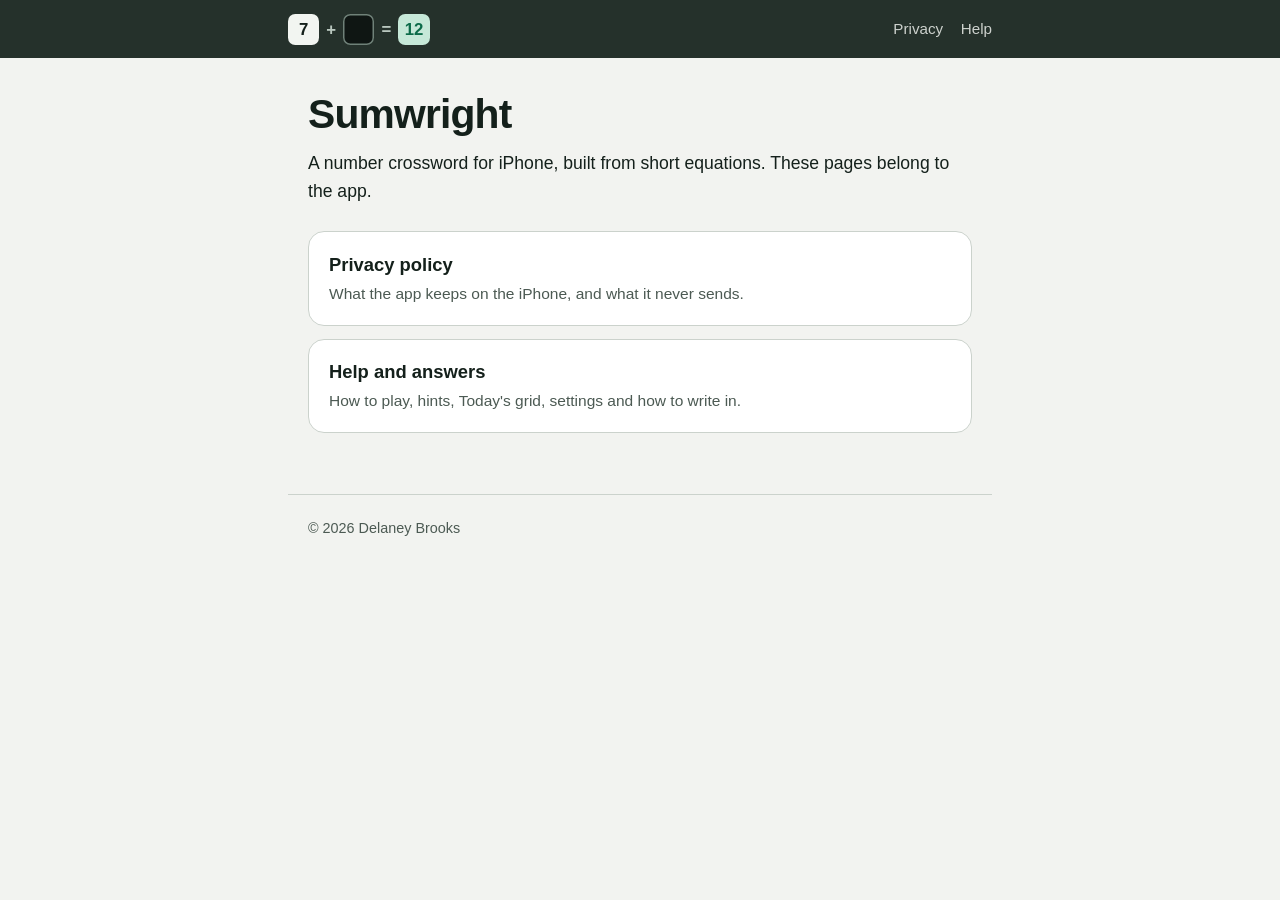
<file: index.html>
<!doctype html>
<html lang="en">
<head>
<meta charset="utf-8">
<meta name="viewport" content="width=device-width, initial-scale=1">
<meta name="color-scheme" content="light dark">
<title>Sumwright</title>
<meta name="description" content="Sumwright, a number crossword for iPhone: privacy policy and help.">
<link rel="stylesheet" href="plank.css">
</head>
<body>
<header class="strip"><div class="strip-in">
<a class="sum" href="./" aria-label="Sumwright"><span class="tile">7</span><span class="tile sign">+</span><span class="tile gap"></span><span class="tile sign">=</span><span class="tile res">12</span></a>
<nav aria-label="Pages"><a href="data-practices/">Privacy</a><a href="answers/">Help</a></nav>
</div></header>
<main class="board">
<article>
<h1>Sumwright</h1>
<p class="preface">A number crossword for iPhone, built from short equations. These pages belong to the app.</p>
<ul class="paths">
<li><a href="data-practices/"><strong>Privacy policy</strong><span>What the app keeps on the iPhone, and what it never sends.</span></a></li>
<li><a href="answers/"><strong>Help and answers</strong><span>How to play, hints, Today's grid, settings and how to write in.</span></a></li>
</ul>
</article>
</main>
<footer class="sill">
<p>&copy; 2026 Delaney Brooks</p>
</footer>
</body>
</html>
</file>
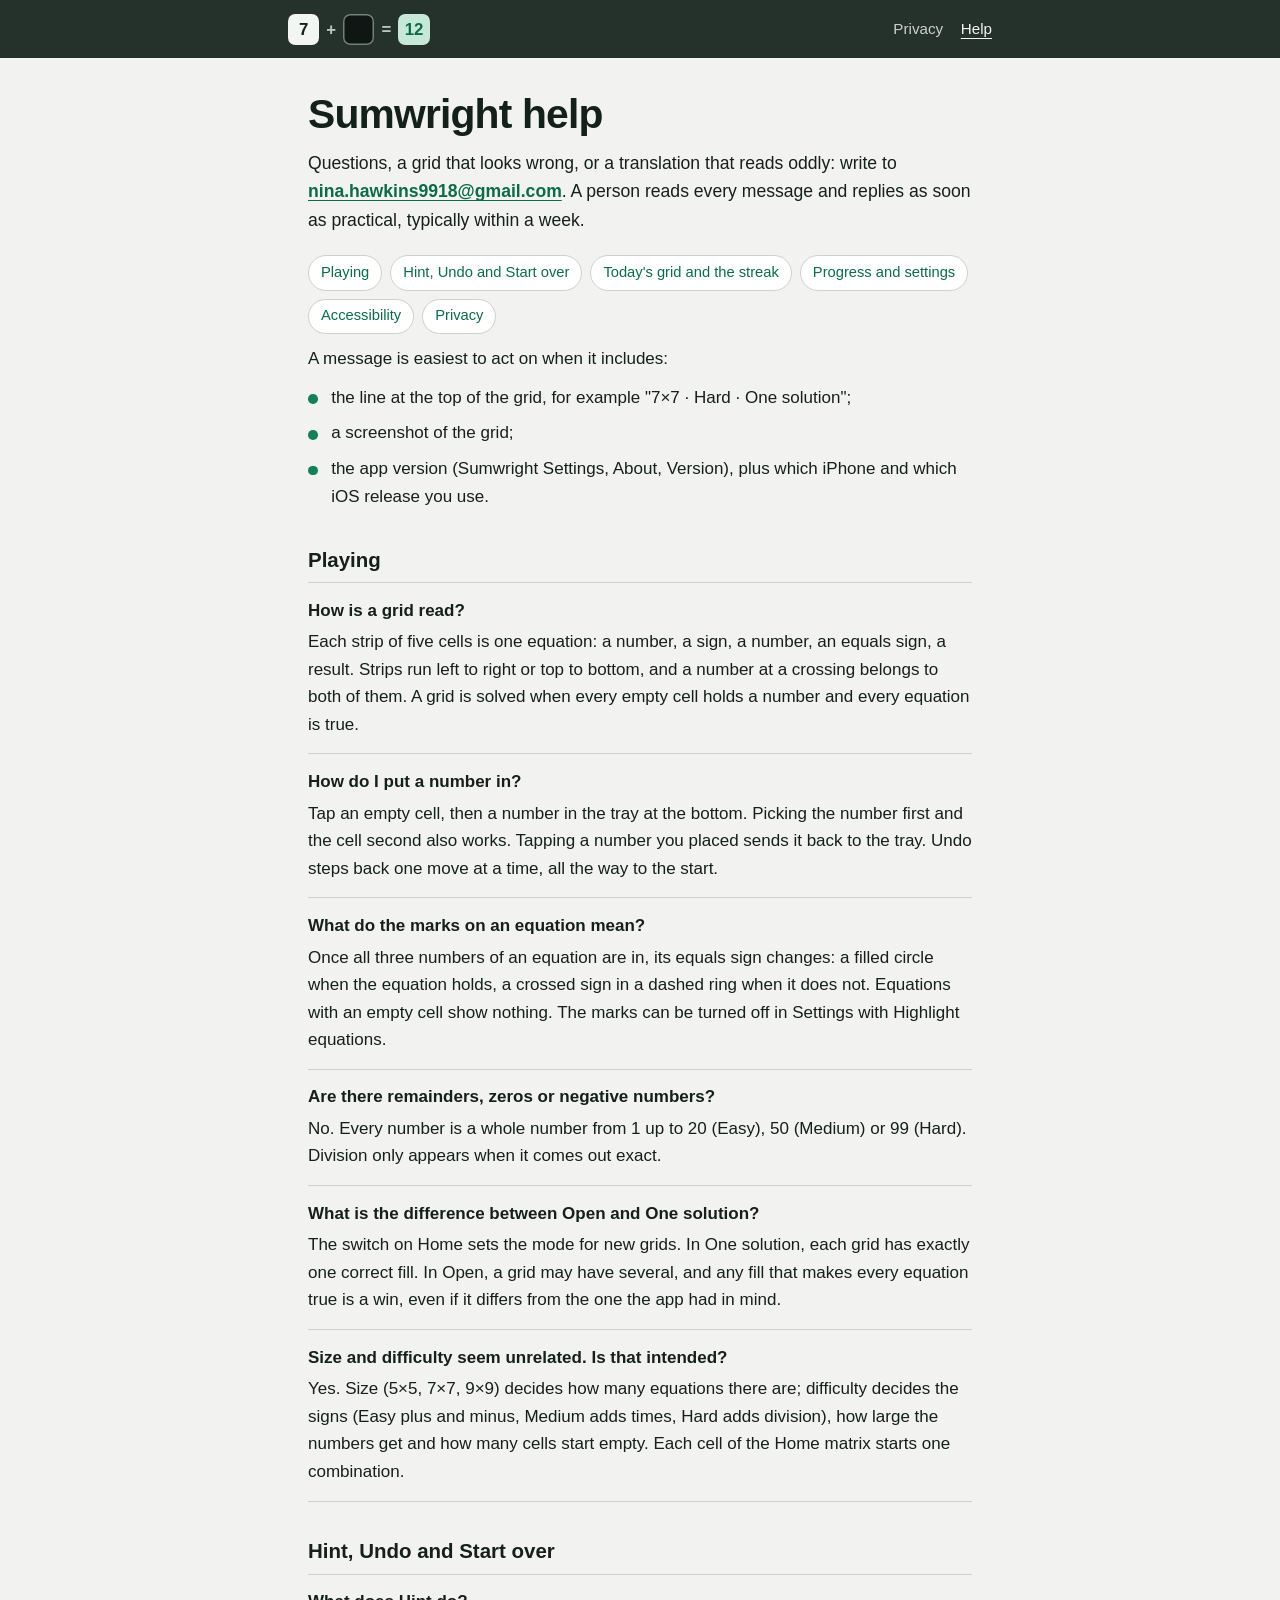
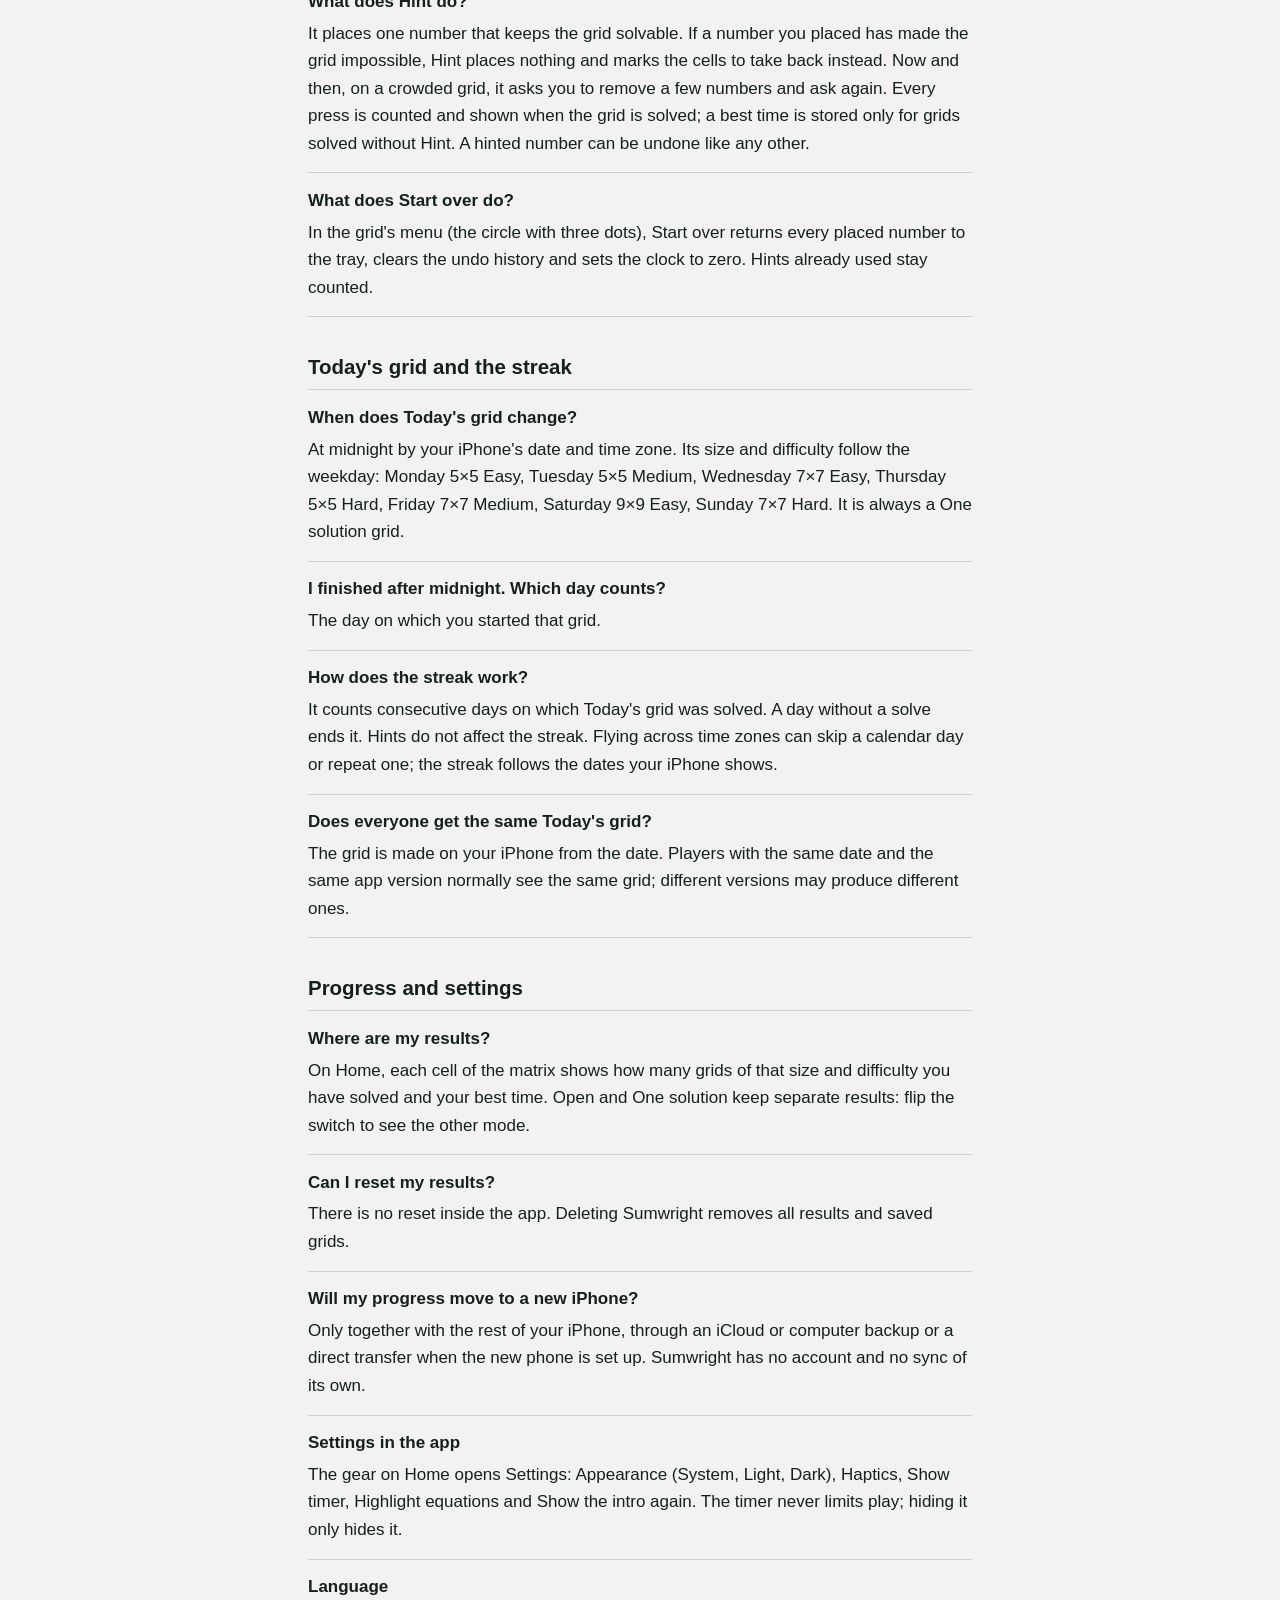
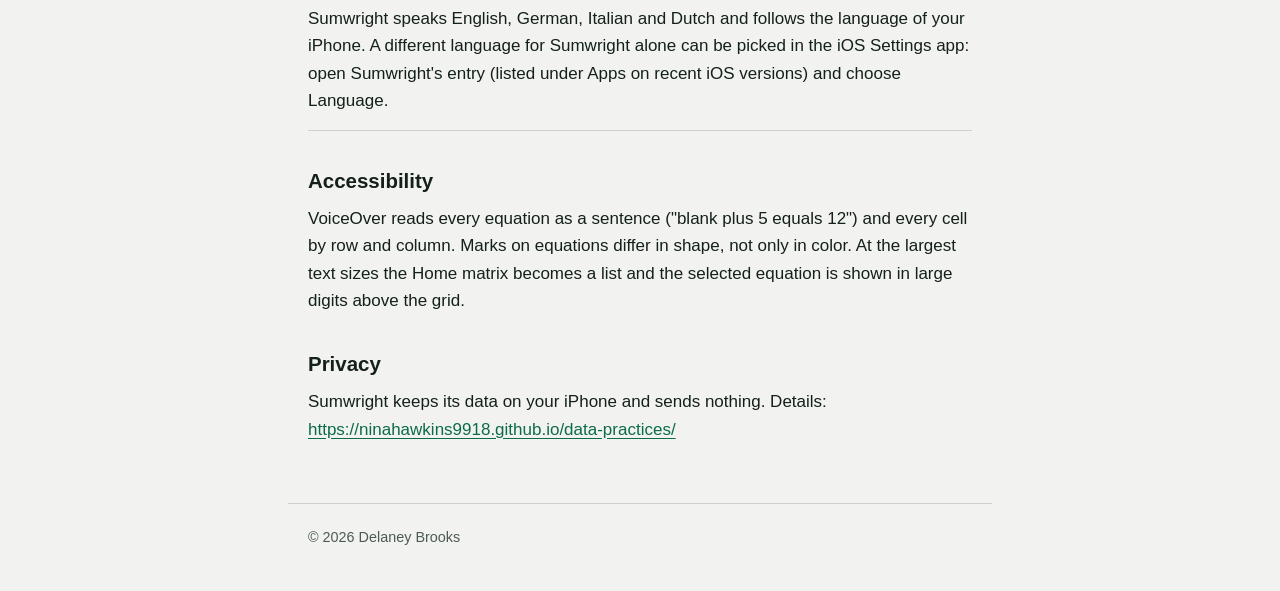
<file: answers/index.html>
<!doctype html>
<html lang="en">
<head>
<meta charset="utf-8">
<meta name="viewport" content="width=device-width, initial-scale=1">
<meta name="color-scheme" content="light dark">
<title>Sumwright help</title>
<meta name="description" content="Answers about Sumwright, the number crossword for iPhone, and how to write to its vendor.">
<link rel="stylesheet" href="../plank.css">
</head>
<body>
<header class="strip"><div class="strip-in">
<a class="sum" href="../" aria-label="Sumwright"><span class="tile">7</span><span class="tile sign">+</span><span class="tile gap"></span><span class="tile sign">=</span><span class="tile res">12</span></a>
<nav aria-label="Pages"><a href="../data-practices/">Privacy</a><a href="../answers/" aria-current="page">Help</a></nav>
</div></header>
<main class="board">
<article>
<h1>Sumwright help</h1>
<p class="preface">Questions, a grid that looks wrong, or a translation that reads oddly: write to <strong><a href="mailto:nina.hawkins9918@gmail.com">nina.hawkins9918@gmail.com</a></strong>. A person reads every message and replies as soon as practical, typically within a week.</p>
<ul class="jumps" aria-label="Sections"><li><a href="#playing">Playing</a></li><li><a href="#hint-undo-and-start-over">Hint, Undo and Start over</a></li><li><a href="#today-s-grid-and-the-streak">Today&#x27;s grid and the streak</a></li><li><a href="#progress-and-settings">Progress and settings</a></li><li><a href="#accessibility">Accessibility</a></li><li><a href="#privacy">Privacy</a></li></ul>
<p>A message is easiest to act on when it includes:</p>
<ul class="ties">
<li>the line at the top of the grid, for example "7×7 · Hard · One solution";</li>
<li>a screenshot of the grid;</li>
<li>the app version (Sumwright Settings, About, Version), plus which iPhone and which iOS release you use.</li>
</ul>
<section class="rung" id="playing">
<h2>Playing</h2>
<div class="qa"><p class="q"><strong>How is a grid read?</strong></p><p class="a">Each strip of five cells is one equation: a number, a sign, a number, an equals sign, a result. Strips run left to right or top to bottom, and a number at a crossing belongs to both of them. A grid is solved when every empty cell holds a number and every equation is true.</p></div>
<div class="qa"><p class="q"><strong>How do I put a number in?</strong></p><p class="a">Tap an empty cell, then a number in the tray at the bottom. Picking the number first and the cell second also works. Tapping a number you placed sends it back to the tray. Undo steps back one move at a time, all the way to the start.</p></div>
<div class="qa"><p class="q"><strong>What do the marks on an equation mean?</strong></p><p class="a">Once all three numbers of an equation are in, its equals sign changes: a filled circle when the equation holds, a crossed sign in a dashed ring when it does not. Equations with an empty cell show nothing. The marks can be turned off in Settings with Highlight equations.</p></div>
<div class="qa"><p class="q"><strong>Are there remainders, zeros or negative numbers?</strong></p><p class="a">No. Every number is a whole number from 1 up to 20 (Easy), 50 (Medium) or 99 (Hard). Division only appears when it comes out exact.</p></div>
<div class="qa"><p class="q"><strong>What is the difference between Open and One solution?</strong></p><p class="a">The switch on Home sets the mode for new grids. In One solution, each grid has exactly one correct fill. In Open, a grid may have several, and any fill that makes every equation true is a win, even if it differs from the one the app had in mind.</p></div>
<div class="qa"><p class="q"><strong>Size and difficulty seem unrelated. Is that intended?</strong></p><p class="a">Yes. Size (5×5, 7×7, 9×9) decides how many equations there are; difficulty decides the signs (Easy plus and minus, Medium adds times, Hard adds division), how large the numbers get and how many cells start empty. Each cell of the Home matrix starts one combination.</p></div>
</section>
<section class="rung" id="hint-undo-and-start-over">
<h2>Hint, Undo and Start over</h2>
<div class="qa"><p class="q"><strong>What does Hint do?</strong></p><p class="a">It places one number that keeps the grid solvable. If a number you placed has made the grid impossible, Hint places nothing and marks the cells to take back instead. Now and then, on a crowded grid, it asks you to remove a few numbers and ask again. Every press is counted and shown when the grid is solved; a best time is stored only for grids solved without Hint. A hinted number can be undone like any other.</p></div>
<div class="qa"><p class="q"><strong>What does Start over do?</strong></p><p class="a">In the grid's menu (the circle with three dots), Start over returns every placed number to the tray, clears the undo history and sets the clock to zero. Hints already used stay counted.</p></div>
</section>
<section class="rung" id="today-s-grid-and-the-streak">
<h2>Today&#x27;s grid and the streak</h2>
<div class="qa"><p class="q"><strong>When does Today's grid change?</strong></p><p class="a">At midnight by your iPhone's date and time zone. Its size and difficulty follow the weekday: Monday 5×5 Easy, Tuesday 5×5 Medium, Wednesday 7×7 Easy, Thursday 5×5 Hard, Friday 7×7 Medium, Saturday 9×9 Easy, Sunday 7×7 Hard. It is always a One solution grid.</p></div>
<div class="qa"><p class="q"><strong>I finished after midnight. Which day counts?</strong></p><p class="a">The day on which you started that grid.</p></div>
<div class="qa"><p class="q"><strong>How does the streak work?</strong></p><p class="a">It counts consecutive days on which Today's grid was solved. A day without a solve ends it. Hints do not affect the streak. Flying across time zones can skip a calendar day or repeat one; the streak follows the dates your iPhone shows.</p></div>
<div class="qa"><p class="q"><strong>Does everyone get the same Today's grid?</strong></p><p class="a">The grid is made on your iPhone from the date. Players with the same date and the same app version normally see the same grid; different versions may produce different ones.</p></div>
</section>
<section class="rung" id="progress-and-settings">
<h2>Progress and settings</h2>
<div class="qa"><p class="q"><strong>Where are my results?</strong></p><p class="a">On Home, each cell of the matrix shows how many grids of that size and difficulty you have solved and your best time. Open and One solution keep separate results: flip the switch to see the other mode.</p></div>
<div class="qa"><p class="q"><strong>Can I reset my results?</strong></p><p class="a">There is no reset inside the app. Deleting Sumwright removes all results and saved grids.</p></div>
<div class="qa"><p class="q"><strong>Will my progress move to a new iPhone?</strong></p><p class="a">Only together with the rest of your iPhone, through an iCloud or computer backup or a direct transfer when the new phone is set up. Sumwright has no account and no sync of its own.</p></div>
<div class="qa"><p class="q"><strong>Settings in the app</strong></p><p class="a">The gear on Home opens Settings: Appearance (System, Light, Dark), Haptics, Show timer, Highlight equations and Show the intro again. The timer never limits play; hiding it only hides it.</p></div>
<div class="qa"><p class="q"><strong>Language</strong></p><p class="a">Sumwright speaks English, German, Italian and Dutch and follows the language of your iPhone. A different language for Sumwright alone can be picked in the iOS Settings app: open Sumwright's entry (listed under Apps on recent iOS versions) and choose Language.</p></div>
</section>
<section class="rung" id="accessibility">
<h2>Accessibility</h2>
<p>VoiceOver reads every equation as a sentence ("blank plus 5 equals 12") and every cell by row and column. Marks on equations differ in shape, not only in color. At the largest text sizes the Home matrix becomes a list and the selected equation is shown in large digits above the grid.</p>
</section>
<section class="rung" id="privacy">
<h2>Privacy</h2>
<p>Sumwright keeps its data on your iPhone and sends nothing. Details: <a href="https://ninahawkins9918.github.io/data-practices/">https://ninahawkins9918.github.io/data-practices/</a></p>
</section>
</article>
</main>
<footer class="sill">
<p>&copy; 2026 Delaney Brooks</p>
</footer>
</body>
</html>
</file>
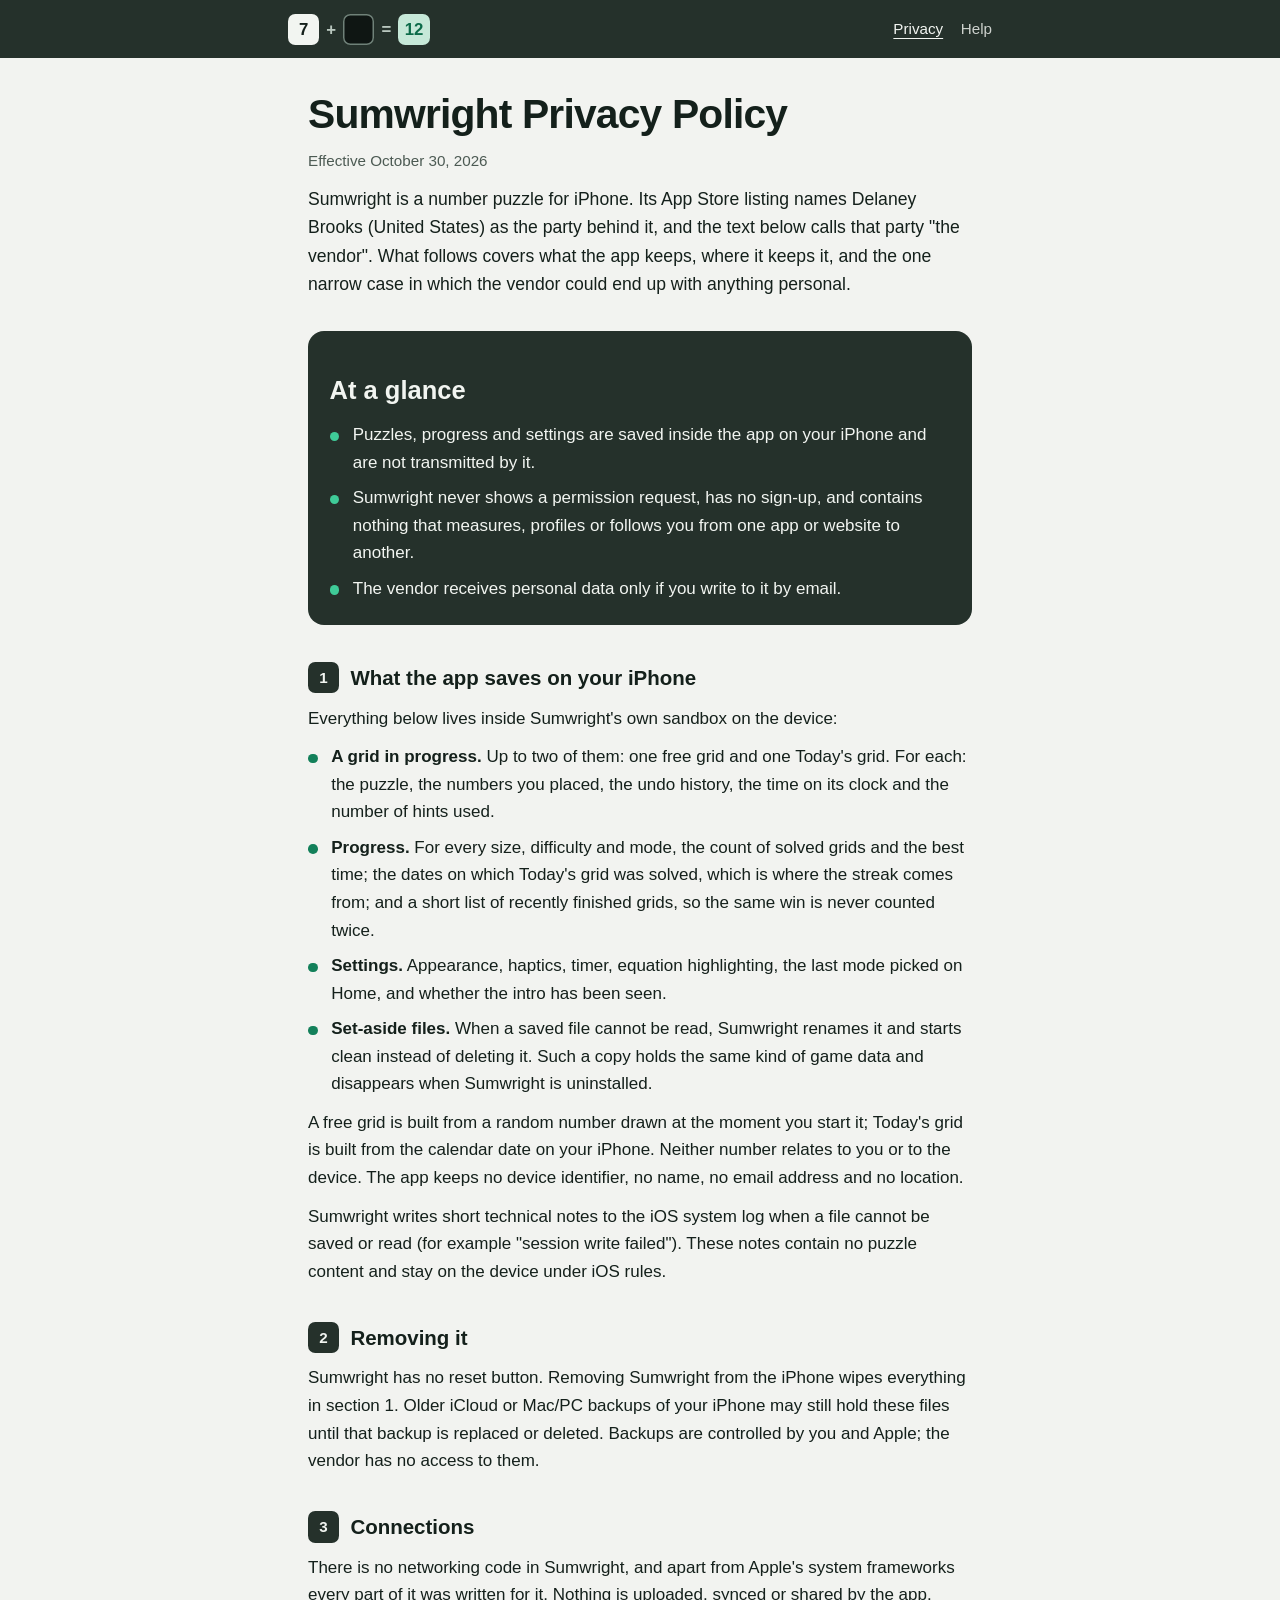
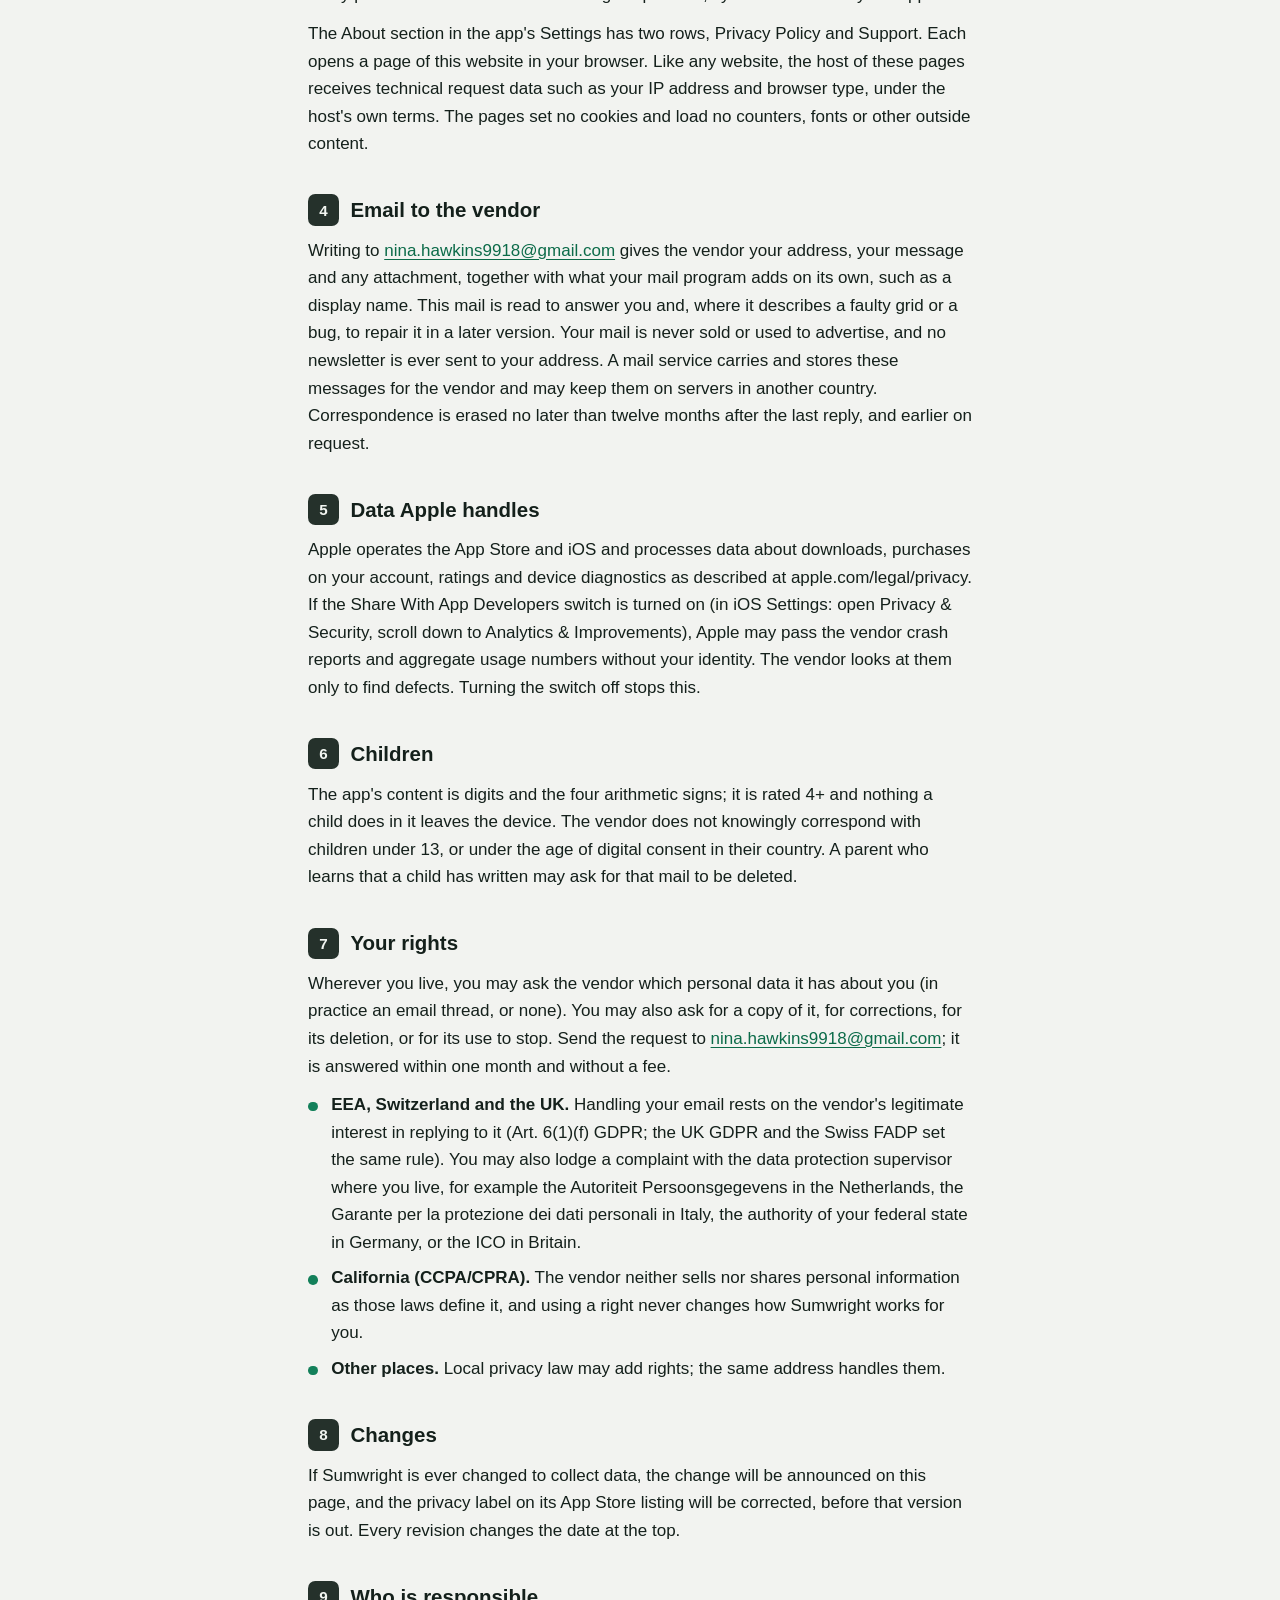
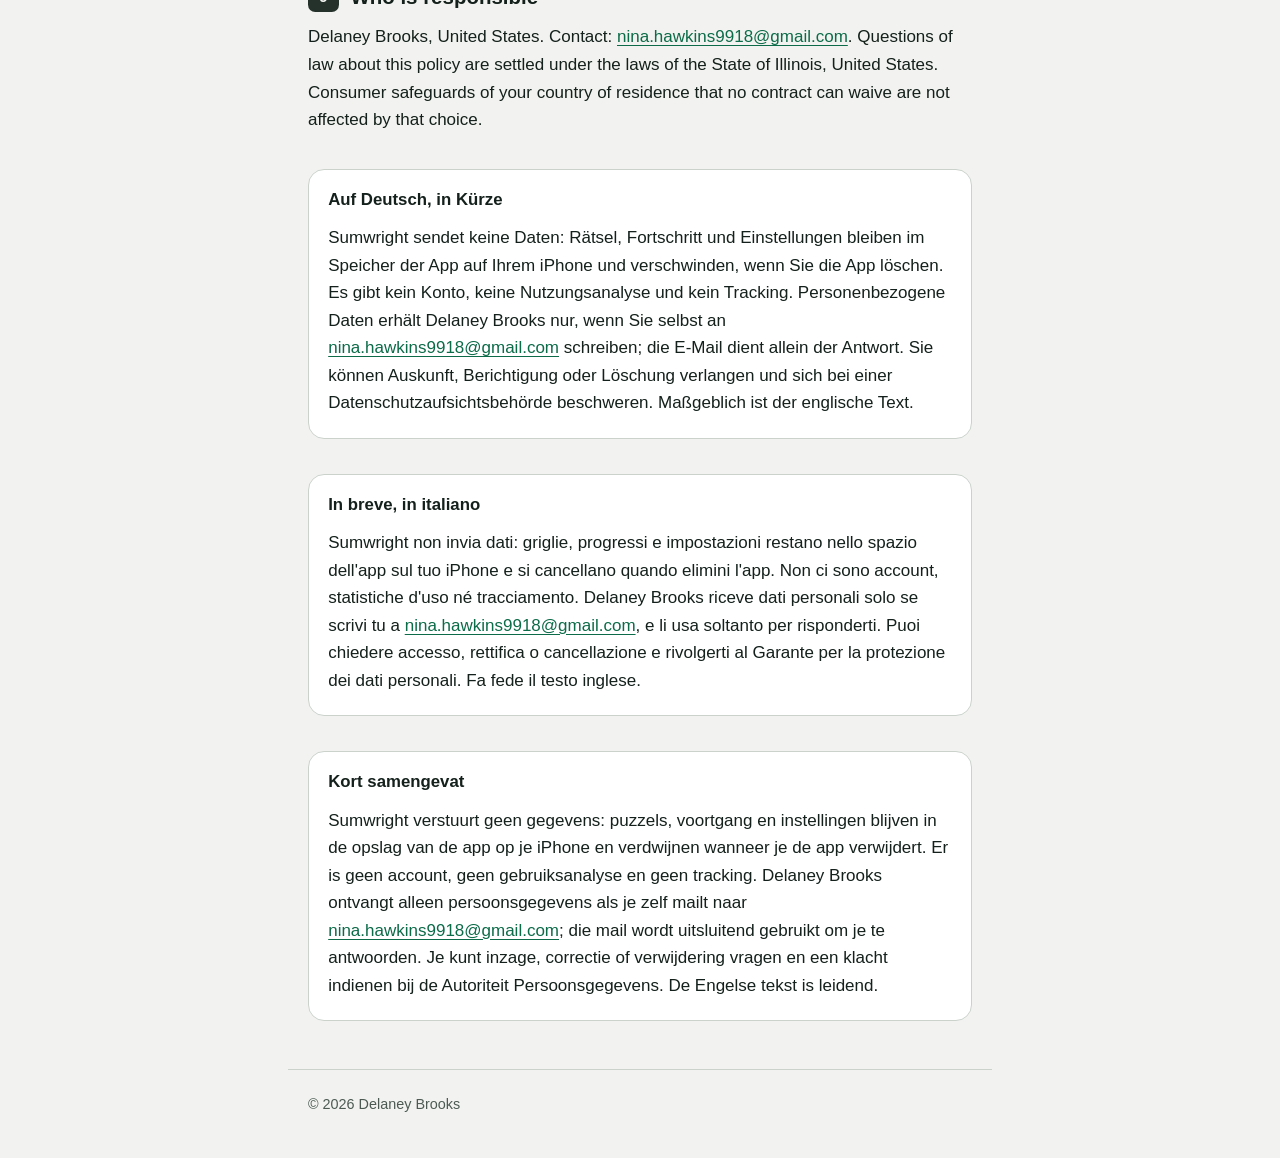
<file: data-practices/index.html>
<!doctype html>
<html lang="en">
<head>
<meta charset="utf-8">
<meta name="viewport" content="width=device-width, initial-scale=1">
<meta name="color-scheme" content="light dark">
<title>Sumwright Privacy Policy</title>
<meta name="description" content="How Sumwright handles data: puzzles, progress and settings stay on the iPhone.">
<link rel="stylesheet" href="../plank.css">
</head>
<body>
<header class="strip"><div class="strip-in">
<a class="sum" href="../" aria-label="Sumwright"><span class="tile">7</span><span class="tile sign">+</span><span class="tile gap"></span><span class="tile sign">=</span><span class="tile res">12</span></a>
<nav aria-label="Pages"><a href="../data-practices/" aria-current="page">Privacy</a><a href="../answers/">Help</a></nav>
</div></header>
<main class="board">
<article>
<h1>Sumwright Privacy Policy</h1>
<p class="dated">Effective October 30, 2026</p>
<p class="preface">Sumwright is a number puzzle for iPhone. Its App Store listing names Delaney Brooks (United States) as the party behind it, and the text below calls that party "the vendor". What follows covers what the app keeps, where it keeps it, and the one narrow case in which the vendor could end up with anything personal.</p>
<section class="glance" id="at-a-glance">
<h2>At a glance</h2>
<ul class="ties">
<li>Puzzles, progress and settings are saved inside the app on your iPhone and are not transmitted by it.</li>
<li>Sumwright never shows a permission request, has no sign-up, and contains nothing that measures, profiles or follows you from one app or website to another.</li>
<li>The vendor receives personal data only if you write to it by email.</li>
</ul>
</section>
<section class="rung" id="what-the-app-saves-on-your-iphone">
<h2><span class="rung-no">1</span>What the app saves on your iPhone</h2>
<p>Everything below lives inside Sumwright's own sandbox on the device:</p>
<ul class="ties">
<li><strong>A grid in progress.</strong> Up to two of them: one free grid and one Today's grid. For each: the puzzle, the numbers you placed, the undo history, the time on its clock and the number of hints used.</li>
<li><strong>Progress.</strong> For every size, difficulty and mode, the count of solved grids and the best time; the dates on which Today's grid was solved, which is where the streak comes from; and a short list of recently finished grids, so the same win is never counted twice.</li>
<li><strong>Settings.</strong> Appearance, haptics, timer, equation highlighting, the last mode picked on Home, and whether the intro has been seen.</li>
<li><strong>Set-aside files.</strong> When a saved file cannot be read, Sumwright renames it and starts clean instead of deleting it. Such a copy holds the same kind of game data and disappears when Sumwright is uninstalled.</li>
</ul>
<p>A free grid is built from a random number drawn at the moment you start it; Today's grid is built from the calendar date on your iPhone. Neither number relates to you or to the device. The app keeps no device identifier, no name, no email address and no location.</p>
<p>Sumwright writes short technical notes to the iOS system log when a file cannot be saved or read (for example "session write failed"). These notes contain no puzzle content and stay on the device under iOS rules.</p>
</section>
<section class="rung" id="removing-it">
<h2><span class="rung-no">2</span>Removing it</h2>
<p>Sumwright has no reset button. Removing Sumwright from the iPhone wipes everything in section 1. Older iCloud or Mac/PC backups of your iPhone may still hold these files until that backup is replaced or deleted. Backups are controlled by you and Apple; the vendor has no access to them.</p>
</section>
<section class="rung" id="connections">
<h2><span class="rung-no">3</span>Connections</h2>
<p>There is no networking code in Sumwright, and apart from Apple's system frameworks every part of it was written for it. Nothing is uploaded, synced or shared by the app.</p>
<p>The About section in the app's Settings has two rows, Privacy Policy and Support. Each opens a page of this website in your browser. Like any website, the host of these pages receives technical request data such as your IP address and browser type, under the host's own terms. The pages set no cookies and load no counters, fonts or other outside content.</p>
</section>
<section class="rung" id="email-to-the-vendor">
<h2><span class="rung-no">4</span>Email to the vendor</h2>
<p>Writing to <a href="mailto:nina.hawkins9918@gmail.com">nina.hawkins9918@gmail.com</a> gives the vendor your address, your message and any attachment, together with what your mail program adds on its own, such as a display name. This mail is read to answer you and, where it describes a faulty grid or a bug, to repair it in a later version. Your mail is never sold or used to advertise, and no newsletter is ever sent to your address. A mail service carries and stores these messages for the vendor and may keep them on servers in another country. Correspondence is erased no later than twelve months after the last reply, and earlier on request.</p>
</section>
<section class="rung" id="data-apple-handles">
<h2><span class="rung-no">5</span>Data Apple handles</h2>
<p>Apple operates the App Store and iOS and processes data about downloads, purchases on your account, ratings and device diagnostics as described at apple.com/legal/privacy. If the Share With App Developers switch is turned on (in iOS Settings: open Privacy &amp; Security, scroll down to Analytics &amp; Improvements), Apple may pass the vendor crash reports and aggregate usage numbers without your identity. The vendor looks at them only to find defects. Turning the switch off stops this.</p>
</section>
<section class="rung" id="children">
<h2><span class="rung-no">6</span>Children</h2>
<p>The app's content is digits and the four arithmetic signs; it is rated 4+ and nothing a child does in it leaves the device. The vendor does not knowingly correspond with children under 13, or under the age of digital consent in their country. A parent who learns that a child has written may ask for that mail to be deleted.</p>
</section>
<section class="rung" id="your-rights">
<h2><span class="rung-no">7</span>Your rights</h2>
<p>Wherever you live, you may ask the vendor which personal data it has about you (in practice an email thread, or none). You may also ask for a copy of it, for corrections, for its deletion, or for its use to stop. Send the request to <a href="mailto:nina.hawkins9918@gmail.com">nina.hawkins9918@gmail.com</a>; it is answered within one month and without a fee.</p>
<ul class="ties">
<li><strong>EEA, Switzerland and the UK.</strong> Handling your email rests on the vendor's legitimate interest in replying to it (Art. 6(1)(f) GDPR; the UK GDPR and the Swiss FADP set the same rule). You may also lodge a complaint with the data protection supervisor where you live, for example the Autoriteit Persoonsgegevens in the Netherlands, the Garante per la protezione dei dati personali in Italy, the authority of your federal state in Germany, or the ICO in Britain.</li>
<li><strong>California (CCPA/CPRA).</strong> The vendor neither sells nor shares personal information as those laws define it, and using a right never changes how Sumwright works for you.</li>
<li><strong>Other places.</strong> Local privacy law may add rights; the same address handles them.</li>
</ul>
</section>
<section class="rung" id="changes">
<h2><span class="rung-no">8</span>Changes</h2>
<p>If Sumwright is ever changed to collect data, the change will be announced on this page, and the privacy label on its App Store listing will be corrected, before that version is out. Every revision changes the date at the top.</p>
</section>
<section class="rung" id="who-is-responsible">
<h2><span class="rung-no">9</span>Who is responsible</h2>
<p>Delaney Brooks, United States. Contact: <a href="mailto:nina.hawkins9918@gmail.com">nina.hawkins9918@gmail.com</a>. Questions of law about this policy are settled under the laws of the State of Illinois, United States. Consumer safeguards of your country of residence that no contract can waive are not affected by that choice.</p>
</section>
<section class="tongue" lang="de" id="auf-deutsch-in-k-rze">
<h2>Auf Deutsch, in Kürze</h2>
<p>Sumwright sendet keine Daten: Rätsel, Fortschritt und Einstellungen bleiben im Speicher der App auf Ihrem iPhone und verschwinden, wenn Sie die App löschen. Es gibt kein Konto, keine Nutzungsanalyse und kein Tracking. Personenbezogene Daten erhält Delaney Brooks nur, wenn Sie selbst an <a href="mailto:nina.hawkins9918@gmail.com">nina.hawkins9918@gmail.com</a> schreiben; die E-Mail dient allein der Antwort. Sie können Auskunft, Berichtigung oder Löschung verlangen und sich bei einer Datenschutzaufsichtsbehörde beschweren. Maßgeblich ist der englische Text.</p>
</section>
<section class="tongue" lang="it" id="in-breve-in-italiano">
<h2>In breve, in italiano</h2>
<p>Sumwright non invia dati: griglie, progressi e impostazioni restano nello spazio dell'app sul tuo iPhone e si cancellano quando elimini l'app. Non ci sono account, statistiche d'uso né tracciamento. Delaney Brooks riceve dati personali solo se scrivi tu a <a href="mailto:nina.hawkins9918@gmail.com">nina.hawkins9918@gmail.com</a>, e li usa soltanto per risponderti. Puoi chiedere accesso, rettifica o cancellazione e rivolgerti al Garante per la protezione dei dati personali. Fa fede il testo inglese.</p>
</section>
<section class="tongue" lang="nl" id="kort-samengevat">
<h2>Kort samengevat</h2>
<p>Sumwright verstuurt geen gegevens: puzzels, voortgang en instellingen blijven in de opslag van de app op je iPhone en verdwijnen wanneer je de app verwijdert. Er is geen account, geen gebruiksanalyse en geen tracking. Delaney Brooks ontvangt alleen persoonsgegevens als je zelf mailt naar <a href="mailto:nina.hawkins9918@gmail.com">nina.hawkins9918@gmail.com</a>; die mail wordt uitsluitend gebruikt om je te antwoorden. Je kunt inzage, correctie of verwijdering vragen en een klacht indienen bij de Autoriteit Persoonsgegevens. De Engelse tekst is leidend.</p>
</section>
</article>
</main>
<footer class="sill">
<p>&copy; 2026 Delaney Brooks</p>
</footer>
</body>
</html>
</file>
<file: plank.css>
:root {
  color-scheme: light dark;
  --canvas: #f2f3f0;
  --card: #ffffff;
  --ink: #14201b;
  --ink-2: #4c5a53;
  --rule: #cbd2cc;
  --jade: #13805a;
  --jade-deep: #0c6b49;
  --slat: #25312b;
  --on-slat: #f2f5f1;
  --seal: #3fcb98;
  --tint: #c6e8d8;
}

@media (prefers-color-scheme: dark) {
  :root {
    --canvas: #0d110f;
    --card: #171d1a;
    --ink: #e9efea;
    --ink-2: #a9b6ae;
    --rule: #2a3430;
    --jade: #3fcb98;
    --jade-deep: #3fcb98;
    --slat: #1d2622;
    --on-slat: #e9efea;
  }
}

* { box-sizing: border-box; }

html { -webkit-text-size-adjust: 100%; }

body {
  margin: 0;
  background: var(--canvas);
  color: var(--ink);
  font: 1.0625rem/1.62 ui-sans-serif, -apple-system, BlinkMacSystemFont, "SF Pro Text", "Segoe UI", Roboto, "Helvetica Neue", Arial, sans-serif;
}

a { color: var(--jade-deep); text-underline-offset: 0.18em; }
a:hover { color: var(--jade); }

/* top strip with the sample equation */
.strip { background: var(--slat); color: var(--on-slat); padding: 0.85rem 1.25rem; }
.strip-in {
  max-width: 44rem;
  margin: 0 auto;
  display: flex;
  align-items: center;
  justify-content: space-between;
  flex-wrap: wrap;
  gap: 0.6rem 1.2rem;
}
.sum { display: inline-flex; align-items: center; gap: 0.3rem; text-decoration: none; }
.tile {
  display: inline-grid;
  place-items: center;
  min-width: 1.95rem;
  height: 1.95rem;
  padding: 0 0.4rem;
  border-radius: 0.45rem;
  background: #f2f5f1;
  color: #14201b;
  font-weight: 700;
  font-size: 1.05rem;
}
.tile.sign { background: transparent; color: #b9c7bf; min-width: 0.9rem; padding: 0; font-weight: 600; }
.tile.res { background: #c6e8d8; color: #0c6b49; }
.tile.gap { background: #0f1613; box-shadow: inset 0 0 0 1.5px #6f8178; }
.strip nav { display: flex; gap: 1.1rem; font-size: 0.95rem; }
.strip nav a { color: var(--on-slat); text-decoration: none; opacity: 0.82; }
.strip nav a:hover, .strip nav a[aria-current] { opacity: 1; text-decoration: underline; text-underline-offset: 0.25em; }

/* page body */
.board { max-width: 44rem; margin: 0 auto; padding: 2.1rem 1.25rem 3rem; }
.board h1 { font-size: clamp(1.85rem, 6.2vw, 2.55rem); line-height: 1.12; letter-spacing: -0.02em; margin: 0 0 0.45rem; }
.dated { color: var(--ink-2); font-size: 0.95rem; margin: 0 0 1.5rem; }
.preface { font-size: 1.1rem; }
.board p { margin: 0.7rem 0; }

.rung { margin: 2.3rem 0 0; }
.rung h2 { display: flex; align-items: center; gap: 0.7rem; font-size: 1.28rem; line-height: 1.25; margin: 0 0 0.6rem; }
.rung-no {
  flex: none;
  display: inline-grid;
  place-items: center;
  width: 1.95rem;
  height: 1.95rem;
  border-radius: 0.45rem;
  background: var(--slat);
  color: var(--on-slat);
  font-size: 0.95rem;
  font-weight: 700;
}

.ties { list-style: none; padding: 0; margin: 0.6rem 0; }
.ties li { position: relative; padding-left: 1.45rem; margin: 0.5rem 0; }
.ties li::before {
  content: "";
  position: absolute;
  left: 0;
  top: 0.62em;
  width: 0.6rem;
  height: 0.6rem;
  border-radius: 50%;
  background: var(--jade);
}

.glance { background: var(--slat); color: var(--on-slat); border-radius: 1rem; padding: 1.15rem 1.35rem 0.85rem; margin-top: 2rem; }
.glance h2 { margin-bottom: 0.4rem; }
.glance .ties li::before { background: var(--seal); }
.glance a { color: var(--seal); }

.qa { border-top: 1px solid var(--rule); padding: 0.85rem 0 0.95rem; }
.qa:last-child { border-bottom: 1px solid var(--rule); }
.qa .q { font-weight: 700; margin: 0 0 0.25rem; }
.qa .a { margin: 0; }

.jumps { display: flex; flex-wrap: wrap; gap: 0.5rem; margin: 1.3rem 0 0; padding: 0; list-style: none; }
.jumps a {
  display: block;
  padding: 0.3rem 0.75rem;
  border: 1px solid var(--rule);
  border-radius: 999px;
  font-size: 0.92rem;
  text-decoration: none;
  background: var(--card);
}

.tongue { margin-top: 2.2rem; padding: 1rem 1.2rem 0.6rem; border: 1px solid var(--rule); border-radius: 1rem; background: var(--card); }
.tongue h2 { font-size: 1.05rem; margin: 0 0 0.3rem; }

/* index page */
.paths { list-style: none; margin: 1.6rem 0 0; padding: 0; }
.paths a {
  display: block;
  margin: 0.8rem 0;
  padding: 1.1rem 1.25rem;
  border: 1px solid var(--rule);
  border-radius: 1rem;
  background: var(--card);
  color: var(--ink);
  text-decoration: none;
}
.paths a:hover { border-color: var(--jade); }
.paths strong { display: block; font-size: 1.15rem; }
.paths span { color: var(--ink-2); font-size: 0.97rem; }

.sill { max-width: 44rem; margin: 0 auto; padding: 1.2rem 1.25rem 2.4rem; border-top: 1px solid var(--rule); color: var(--ink-2); font-size: 0.9rem; }
.sill p { margin: 0.2rem 0; }

@media (max-width: 30rem) {
  body { font-size: 1rem; }
  .strip nav { gap: 0.8rem; font-size: 0.9rem; }
}
</file>
